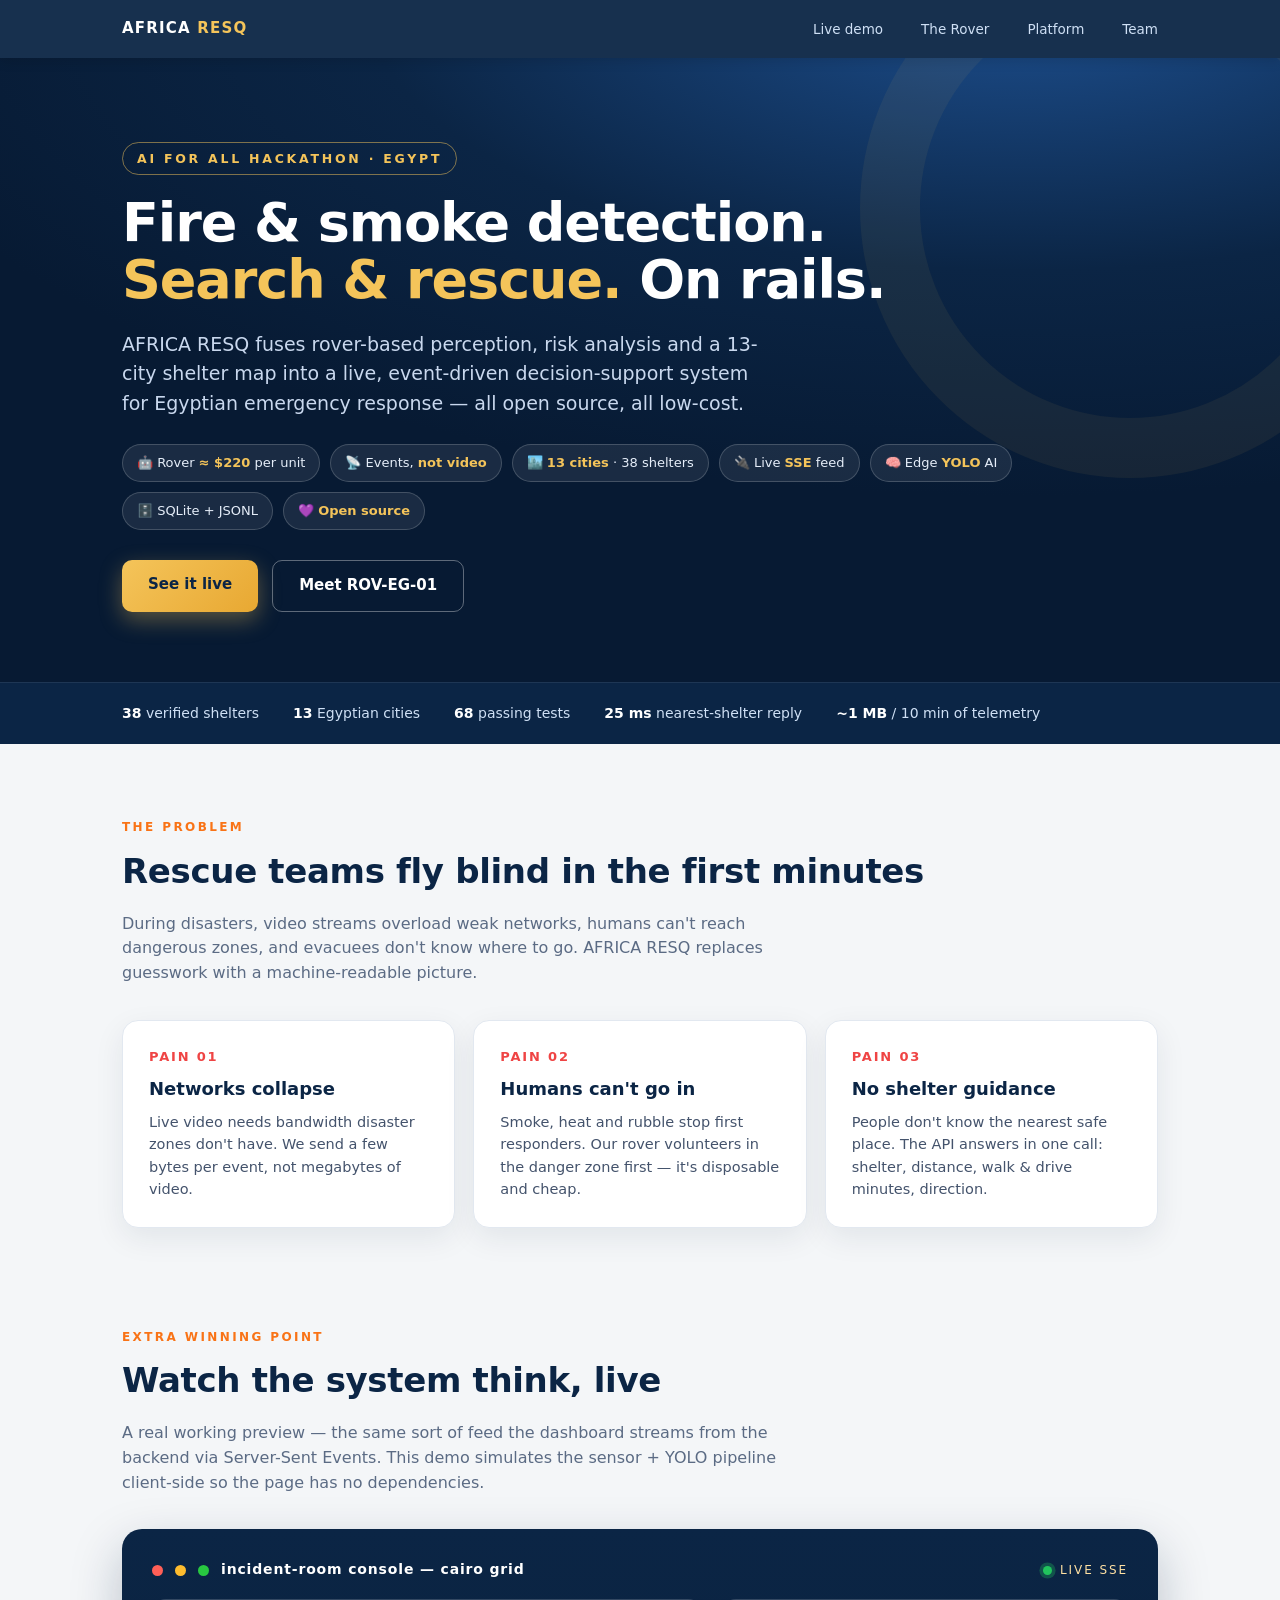
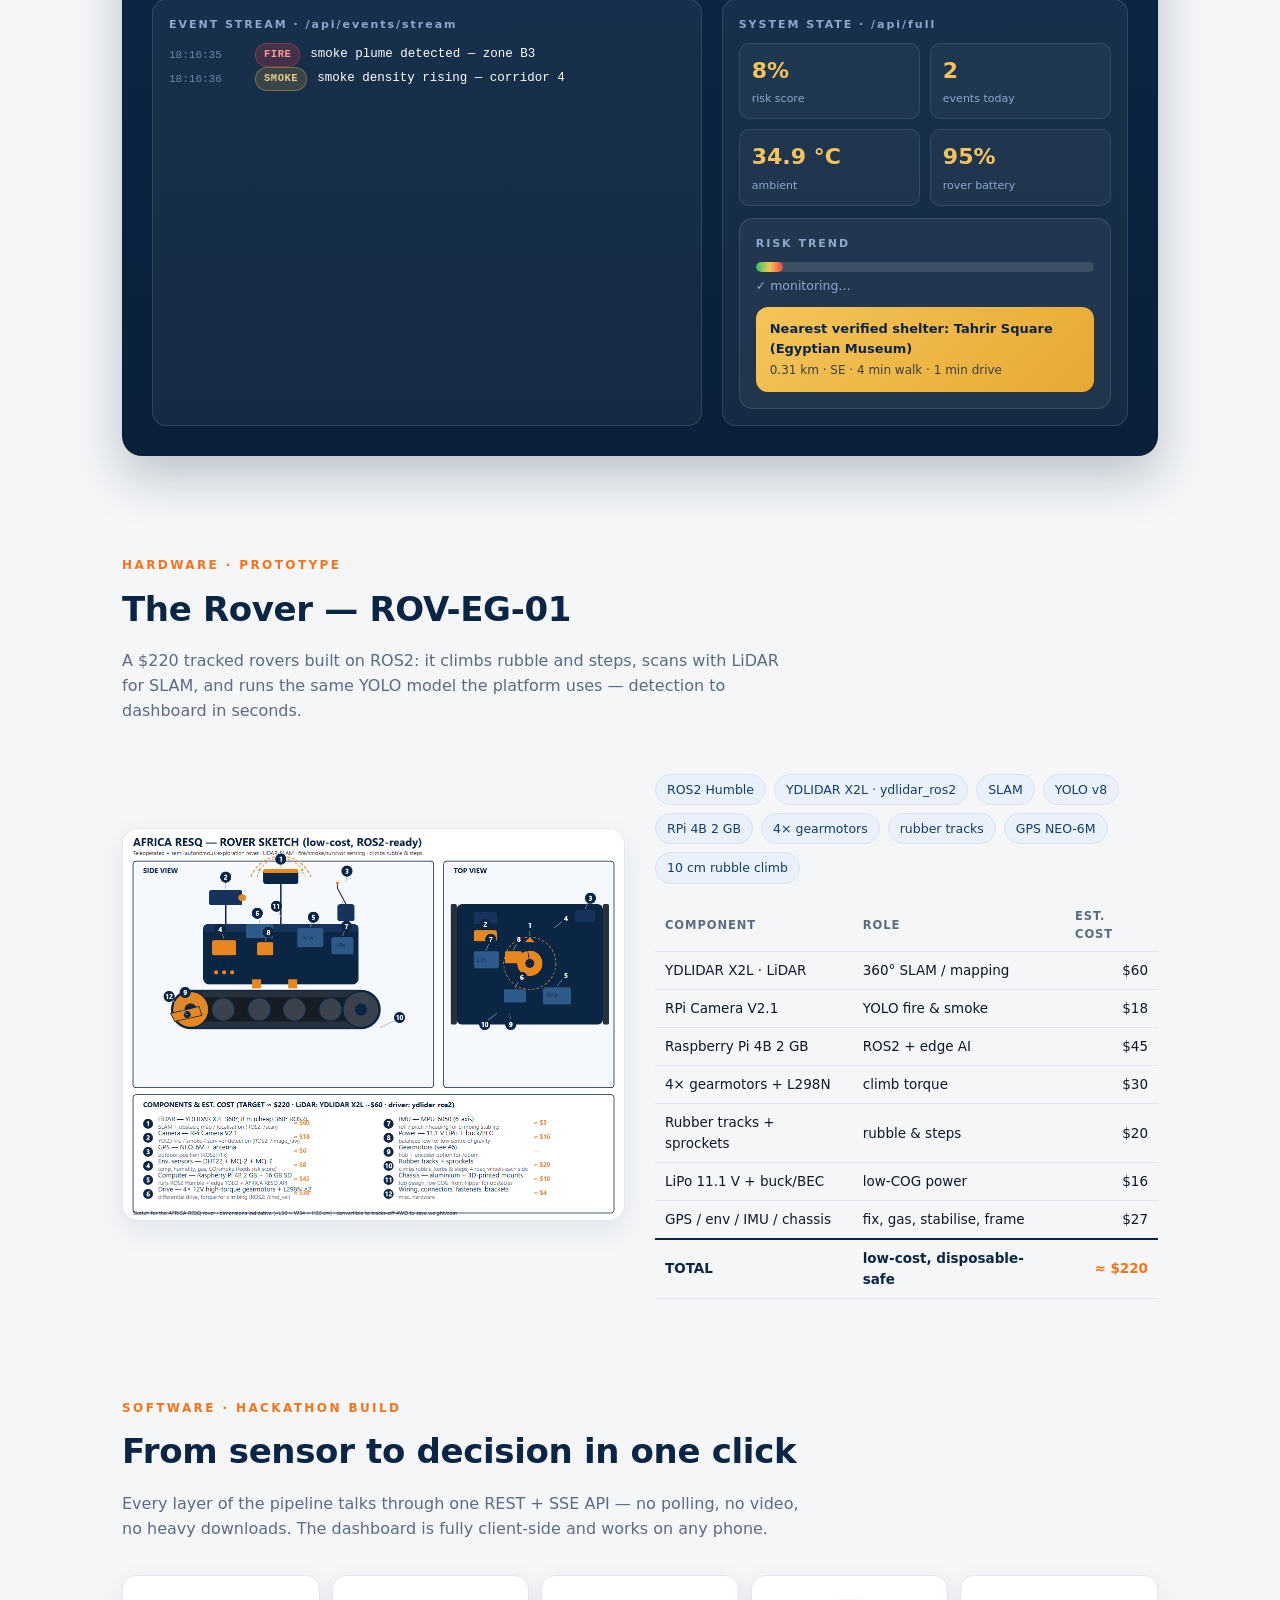
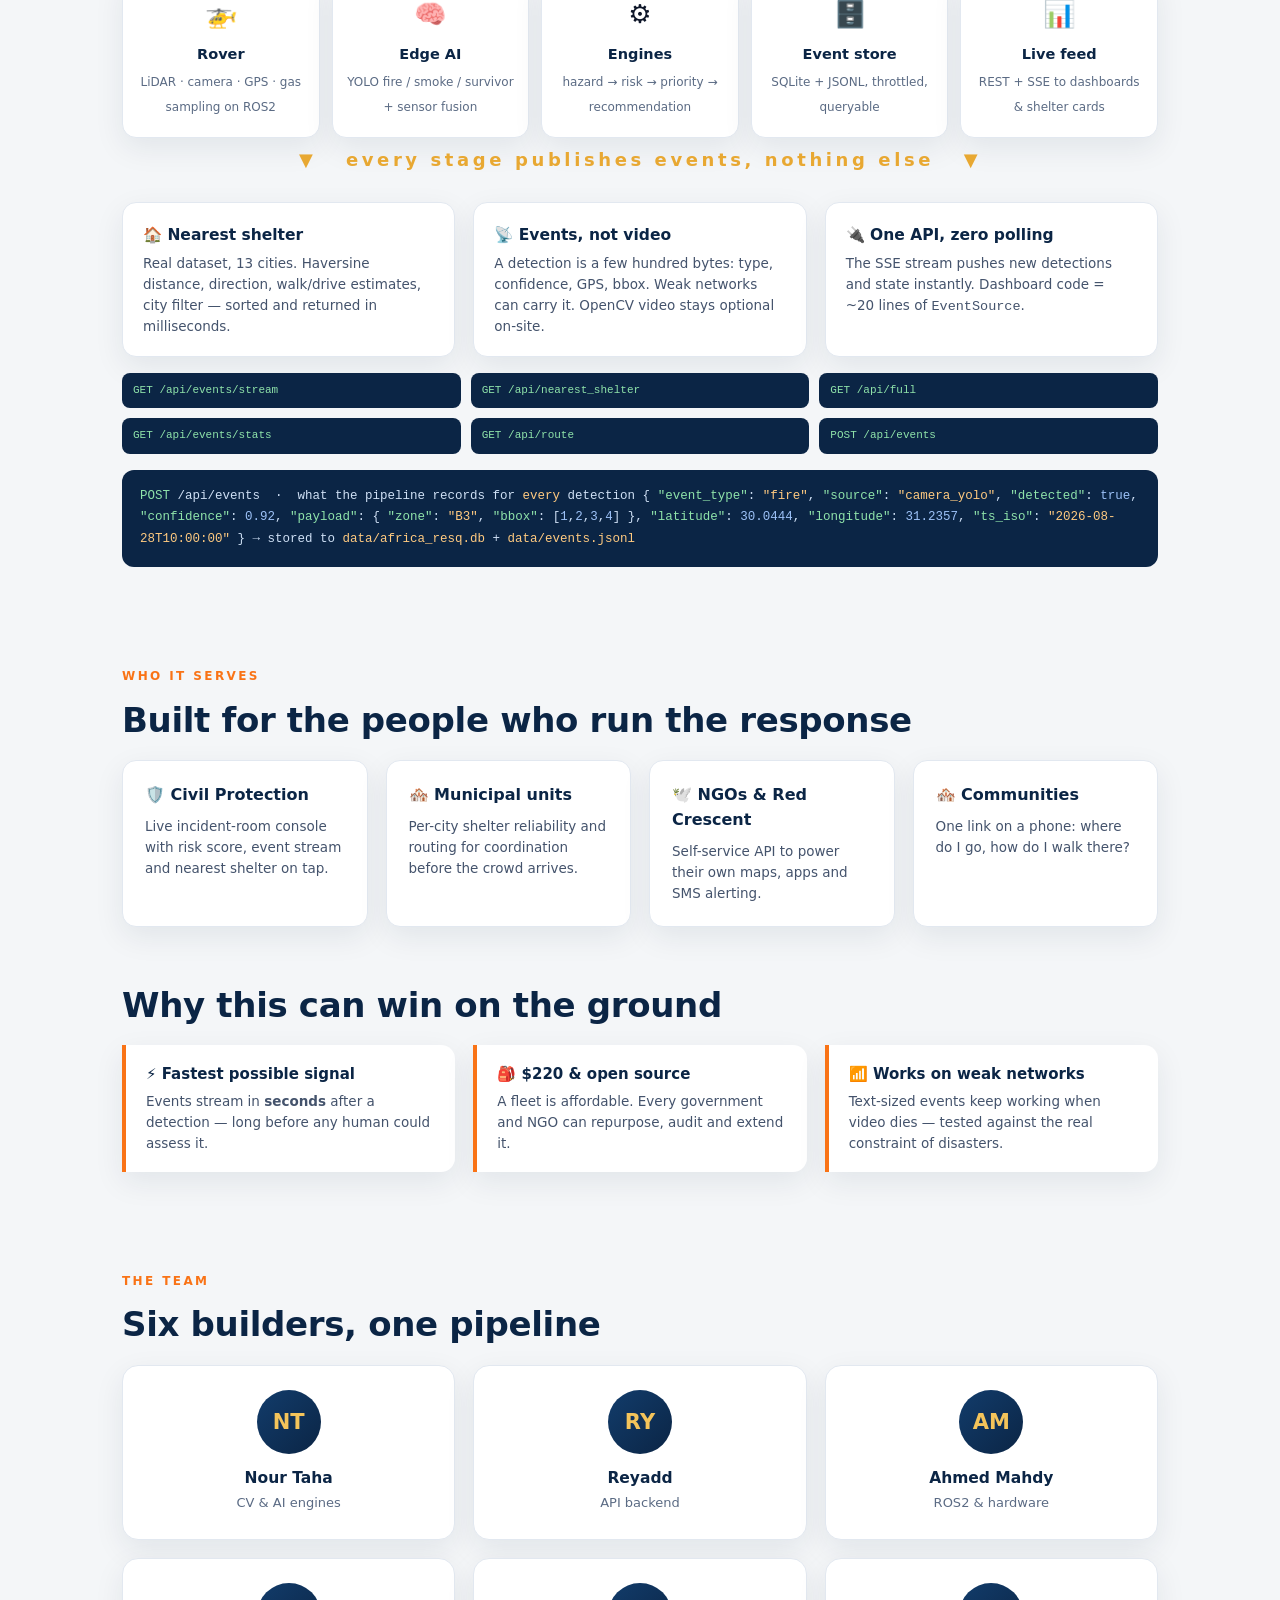
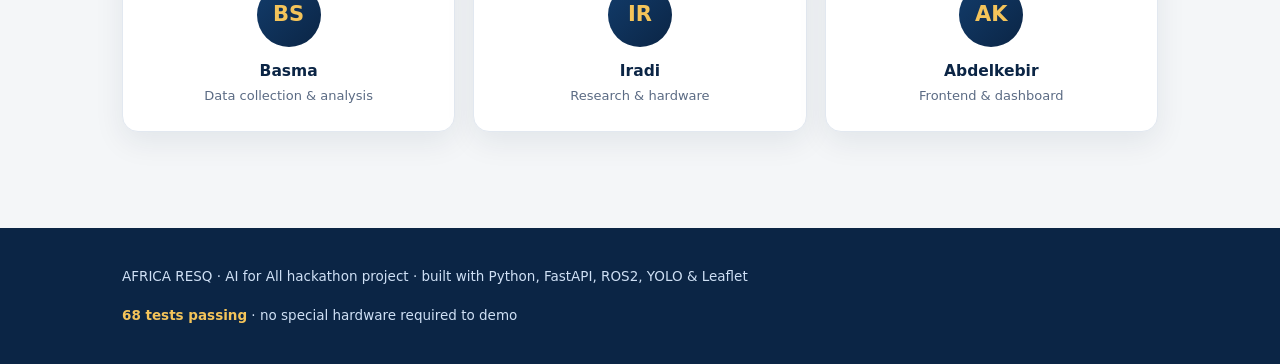
<file: design/africa-resq.html>
<!doctype html>
<html lang="en">
<head>
<meta charset="utf-8">
<meta name="viewport" content="width=device-width, initial-scale=1">
<title>AFRICA RESQ — AI Fire &amp; Smoke Detection &amp; Search-and-Rescue</title>
<meta property="og:type" content="website">
<meta property="og:site_name" content="AFRICA RESQ">
<meta property="og:title" content="AFRICA RESQ — AI Fire &amp; Smoke Detection &amp; Search-and-Rescue">
<meta property="og:description" content="Rover-based perception, risk analysis and a 13-city shelter map in one event-driven decision-support system for Egyptian emergency response. ~$220 rover · events not video · open source.">
<meta property="og:image" content="https://raw.githubusercontent.com/nour000304/AFRICA-RESQ/main/dashboard/og.jpg">
<meta property="og:image:width" content="1200">
<meta property="og:image:height" content="590">
<meta name="twitter:card" content="summary_large_image">
<meta name="twitter:title" content="AFRICA RESQ — AI Fire &amp; Smoke Detection &amp; Search-and-Rescue">
<meta name="twitter:description" content="Rover-based perception, risk analysis and a 13-city shelter map in one event-driven decision-support system for Egyptian emergency response.">
<meta name="twitter:image" content="https://raw.githubusercontent.com/nour000304/AFRICA-RESQ/main/dashboard/og.jpg">
<style>
  :root{
    --navy:#0B2545;
    --navy2:#123c6b;
    --gold:#F4C45A;
    --gold2:#e8a832;
    --orange:#f97316;
    --red:#ef4444;
    --ink:#0f172a;
    --muted:#5b6b84;
    --bg:#f4f6f8;
    --line:#e2e8f0;
    --card:#ffffff;
    --ok:#22c55e;
    --shadow:0 10px 30px rgba(11,37,69,.08);
  }
  *{box-sizing:border-box;margin:0;padding:0}
  html{scroll-behavior:smooth}
  body{font-family:'Segoe UI',system-ui,-apple-system,Roboto,Arial,sans-serif;background:var(--bg);color:var(--ink);line-height:1.55}
  a{color:inherit;text-decoration:none}
  .wrap{max-width:1080px;margin:0 auto;padding:0 22px}

  /* ---------- nav ---------- */
  nav{position:sticky;top:0;z-index:50;background:rgba(11,37,69,.95);backdrop-filter:blur(6px);
      color:#fff;box-shadow:0 2px 12px rgba(0,0,0,.15)}
  nav .wrap{display:flex;align-items:center;gap:22px;height:58px}
  nav .brand{font-weight:700;letter-spacing:.08em;font-size:15px}
  nav .brand b{color:var(--gold)}
  nav a.lk{margin-left:auto;color:#cfe0f5;font-size:13.5px}
  nav a.lk+ a.lk{margin-left:16px}
  nav a.lk:hover{color:var(--gold)}

  /* ---------- hero ---------- */
  .hero{background:radial-gradient(1200px 500px at 80% -10%,#1d4f8f 0%,var(--navy) 55%,#071a33 100%);
        color:#fff;position:relative;overflow:hidden}
  .hero .wrap{padding:84px 22px 70px;position:relative;z-index:2}
  .hero:after{content:"";position:absolute;right:-120px;top:-120px;width:420px;height:420px;
        border-radius:50%;border:60px solid rgba(244,196,90,.06)}
  .kicker{display:inline-block;color:var(--gold);font-weight:700;letter-spacing:.22em;font-size:12.5px;
        border:1px solid rgba(244,196,90,.5);padding:6px 14px;border-radius:999px;margin-bottom:20px}
  .hero h1{font-size:54px;line-height:1.04;letter-spacing:-.02em;font-weight:800}
  .hero h1 .gold{color:var(--gold)}
  .hero p.lead{font-size:19px;color:#c9d8ee;max-width:640px;margin:22px 0 26px}
  .badges{display:flex;flex-wrap:wrap;gap:10px}
  .badges span{background:rgba(255,255,255,.08);border:1px solid rgba(255,255,255,.18);
        padding:8px 14px;border-radius:999px;font-size:13px;color:#e6eef9}
  .badges span b{color:var(--gold);font-weight:700}
  .hero .cta{margin-top:30px;display:flex;gap:14px;flex-wrap:wrap}
  .btn{display:inline-block;padding:13px 26px;border-radius:10px;font-weight:700;font-size:15px}
  .btn.gold{background:linear-gradient(135deg,var(--gold),var(--gold2));color:var(--navy);box-shadow:0 8px 22px rgba(244,196,90,.35)}
  .btn.ghost{border:1.5px solid rgba(255,255,255,.35);color:#fff}
  .hero-strip{background:var(--navy);border-top:1px solid rgba(255,255,255,.08);color:#cfe0f5}
  .hero-strip .wrap{display:flex;gap:34px;flex-wrap:wrap;padding:20px 22px;font-size:14px}
  .hero-strip b{color:#fff}

  /* ---------- sections ---------- */
  section{padding:74px 0 26px}
  .sec-tag{color:var(--orange);letter-spacing:.2em;font-weight:800;font-size:12px;text-transform:uppercase}
  h2{font-size:34px;letter-spacing:-.01em;color:var(--navy);margin:8px 0 14px;font-weight:800}
  .sec-sub{color:var(--muted);max-width:680px;margin-bottom:34px}

  /* problem */
  .pains{display:grid;grid-template-columns:repeat(3,1fr);gap:18px}
  .pain{background:var(--card);border:1px solid var(--line);border-radius:16px;padding:26px;box-shadow:var(--shadow)}
  .pain .ix{color:var(--red);font-weight:800;font-size:13px;letter-spacing:.14em}
  .pain h3{margin:8px 0 8px;color:var(--navy);font-size:18px}
  .pain p{font-size:14.5px;color:#44536c}

  /* live demo */
  .demo{background:linear-gradient(180deg,var(--navy) 0%,#0a2038 100%);border-radius:20px;
        padding:30px;color:#fff;box-shadow:0 20px 50px rgba(11,37,69,.25)}
  .demo-top{display:flex;align-items:center;gap:12px;margin-bottom:18px}
  .dot{width:11px;height:11px;border-radius:50%;display:inline-block}
  .dot.red{background:#ff5f57}.dot.yel{background:#febc2e}.dot.grn{background:#28c840}
  .demo-top .t{font-weight:700;letter-spacing:.06em;font-size:14px}
  .demo-top .live{margin-left:auto;display:flex;align-items:center;gap:8px;font-size:12px;color:#ffe1a3;letter-spacing:.16em}
  .live .pulse{width:9px;height:9px;border-radius:50%;background:var(--ok);margin-top:1px}
  .live .pulse::after{content:"";display:block;width:9px;height:9px;border-radius:50%;background:rgba(34,197,94,.6);transform:scale(1.8);opacity:.5}
  .demo-grid{display:grid;grid-template-columns:1.15fr .85fr;gap:20px}
  .panel{background:rgba(255,255,255,.05);border:1px solid rgba(255,255,255,.12);border-radius:14px;padding:16px}
  .panel h4{font-size:11px;letter-spacing:.18em;color:#8fa8cc;margin-bottom:10px;font-weight:700}
  .console{font-family:Consolas,'Cascadia Mono',monospace;font-size:12.5px;line-height:1.9;height:250px;overflow:hidden}
  .console .row{display:flex;gap:10px;align-items:center;animation:fadein .25s ease}
  .console .mt{color:#6c86a9;font-size:11px;min-width:76px}
  .tag{font-size:10.5px;font-weight:700;padding:1px 8px;border-radius:999px;letter-spacing:.05em;flex:none}
  .tag.fire{background:rgba(239,68,68,.2);color:#ff9b8e;border:1px solid rgba(239,68,68,.4)}
  .tag.smoke{background:rgba(217,177,64,.18);color:#e8cd86;border:1px solid rgba(217,177,64,.4)}
  .tag.sur{background:rgba(34,197,94,.16);color:#8be0ab;border:1px solid rgba(34,197,94,.4)}
  .tag.tele{background:rgba(96,165,250,.14);color:#9dc2f8;border:1px solid rgba(96,165,250,.4)}
  .stat-cols{display:grid;grid-template-columns:1fr 1fr;gap:10px;margin-bottom:12px;font-size:13px}
  .stat{border:1px solid rgba(255,255,255,.1);border-radius:10px;padding:10px 12px;background:rgba(255,255,255,.04)}
  .stat b{display:block;font-size:22px;color:var(--gold)}
  .stat span{color:#8fa8cc;font-size:11px}
  .riskbar{height:10px;border-radius:99px;background:rgba(255,255,255,.12);overflow:hidden;margin:6px 0 4px}
  .riskbar i{display:block;height:100%;border-radius:99px;width:8%;transition:width .4s ease;background:linear-gradient(90deg,var(--ok),var(--gold),var(--red))}
  .shelter{background:linear-gradient(135deg,var(--gold),var(--gold2));color:var(--navy);
        border-radius:12px;padding:12px 14px;margin-top:12px;font-size:13px;font-weight:700}
  .shelter span{display:block;font-weight:400;font-size:12px;opacity:.8;margin-top:2px}

  /* rover */
  .rover{display:grid;grid-template-columns:1fr 1fr;gap:30px;align-items:center}
  .rover img{width:100%;border:1px solid var(--line);border-radius:16px;box-shadow:var(--shadow);background:#fff}
  .chips{display:flex;flex-wrap:wrap;gap:8px;margin:16px 0}
  .chips span{background:#eaf1fb;color:var(--navy2);font-size:12.5px;padding:5px 11px;border-radius:999px;border:1px solid #d5e3f5}
  .bom{width:100%;border-collapse:collapse;font-size:13.5px}
  .bom th,.bom td{text-align:left;padding:8px 10px;border-bottom:1px solid var(--line)}
  .bom th{color:var(--muted);font-size:11.5px;letter-spacing:.08em;text-transform:uppercase}
  .bom td.c{text-align:right;font-variant-numeric:tabular-nums}
  .bom tr.total td{border-top:2px solid var(--navy);font-weight:800;color:var(--navy)}
  .bom tr.total td.c{color:var(--orange)}

  /* pipeline */
  .pipe{display:grid;grid-template-columns:repeat(5,1fr);gap:12px;margin:30px 0 8px}
  .stage{background:var(--card);border:1px solid var(--line);border-radius:14px;padding:18px 14px;text-align:center;box-shadow:var(--shadow)}
  .stage .ic{font-size:26px}
  .stage b{display:block;margin:8px 0 4px;color:var(--navy);font-size:14.5px}
  .stage span{font-size:12px;color:var(--muted)}
  .pipe-arrow{text-align:center;color:var(--gold2);font-weight:700;font-size:18px;margin:4px 0 18px;letter-spacing:.2em}
  .cards{display:grid;grid-template-columns:repeat(3,1fr);gap:18px;margin-top:28px}
  .mini{background:var(--card);border:1px solid var(--line);border-radius:14px;padding:20px;box-shadow:var(--shadow)}
  .mini h4{color:var(--navy);font-size:15.5px;margin-bottom:6px;display:flex;gap:8px;align-items:center}
  .mini p{font-size:13.5px;color:#44536c}
  .endpts{display:grid;grid-template-columns:repeat(3,1fr);gap:10px;margin-top:16px}
  .ep{font-family:Consolas,monospace;font-size:11px;background:#0b2545;color:#8fe3aa;
        padding:9px 11px;border-radius:8px;overflow:hidden;text-overflow:ellipsis;white-space:nowrap}
  code.ev{display:block;background:#0b2545;color:#cfe0f5;border-radius:12px;padding:16px 18px;
        font-family:Consolas,monospace;font-size:12.5px;line-height:1.75;margin-top:16px;overflow-x:auto}
  code.ev .k{color:#8fe3aa} code.ev .s{color:#ffca80} code.ev .n{color:#9dc2f8}

  /* who it serves / impact */
  .grid4{display:grid;grid-template-columns:repeat(4,1fr);gap:18px}
  .grid3{display:grid;grid-template-columns:repeat(3,1fr);gap:18px}
  .who{background:var(--card);border:1px solid var(--line);border-radius:14px;padding:22px;box-shadow:var(--shadow)}
  .who h3{color:var(--navy);font-size:16px;margin-bottom:8px}
  .who p{font-size:13.5px;color:#44536c}
  .impact{border-left:4px solid var(--orange);background:var(--card);border-radius:0 14px 14px 0;
        padding:18px 20px;box-shadow:var(--shadow)}
  .impact h3{color:var(--navy);font-size:15px;margin-bottom:4px}
  .impact p{font-size:13.5px;color:#44536c}

  /* team */
  .team{display:grid;grid-template-columns:repeat(3,1fr);gap:18px}
  .member{background:var(--card);border:1px solid var(--line);border-radius:16px;padding:24px;text-align:center;box-shadow:var(--shadow)}
  .avatar{width:64px;height:64px;border-radius:50%;background:linear-gradient(135deg,var(--navy2),var(--navy));
        color:var(--gold);font-weight:800;font-size:21px;display:flex;align-items:center;justify-content:center;margin:0 auto 12px}
  .member b{color:var(--navy);font-size:15.5px;display:block}
  .member span{font-size:13px;color:var(--muted)}

  /* footer */
  footer{background:var(--navy);color:#9db4d0;margin-top:70px;padding:38px 0}
  footer .wrap{display:flex;justify-content:space-between;gap:18px;flex-wrap:wrap;font-size:13.5px;color:#cfe0f5}
  footer .gold{color:var(--gold);font-weight:700}

  @keyframes fadein{from{opacity:0;transform:translateY(4px)}to{opacity:1;transform:none}}
  @media (max-width:900px){
    .rover,.demo-grid{grid-template-columns:1fr}
    .pains,.cards,.grid3,.grid4,.team{grid-template-columns:1fr}
    .endpts{grid-template-columns:1fr}
    .pipe{grid-template-columns:1fr}
    .hero h1{font-size:38px}
  }
</style>
</head>
<body>

<nav>
  <div class="wrap">
    <div class="brand">AFRICA <b>RESQ</b></div>
    <a class="lk" href="#live">Live demo</a>
    <a class="lk" href="#rover">The Rover</a>
    <a class="lk" href="#platform">Platform</a>
    <a class="lk" href="#team">Team</a>
  </div>
</nav>

<header class="hero">
  <div class="wrap">
    <span class="kicker">AI FOR ALL HACKATHON · EGYPT</span>
    <h1>Fire &amp; smoke detection.<br><span class="gold">Search &amp; rescue.</span> On rails.</h1>
    <p class="lead">AFRICA RESQ fuses rover-based perception, risk analysis and a 13-city shelter map into a live, event-driven decision-support system for Egyptian emergency response — all open source, all low-cost.</p>
    <div class="badges">
      <span>🤖 Rover <b>≈ $220</b> per unit</span>
      <span>📡 Events, <b>not video</b></span>
      <span>🏙️ <b>13 cities</b> · 38 shelters</span>
      <span>🔌 Live <b>SSE</b> feed</span>
      <span>🧠 Edge <b>YOLO</b> AI</span>
      <span>🗄️ SQLite + JSONL</span>
      <span>💜 <b>Open source</b></span>
    </div>
    <div class="cta">
      <a class="btn gold" href="#live">See it live</a>
      <a class="btn ghost" href="#rover">Meet ROV-EG-01</a>
    </div>
  </div>
</header>

<div class="hero-strip">
  <div class="wrap">
    <div><b>38</b> verified shelters</div>
    <div><b>13</b> Egyptian cities</div>
    <div><b>68</b> passing tests</div>
    <div><b>25 ms</b> nearest-shelter reply</div>
    <div><b>~1&nbsp;MB</b> / 10 min of telemetry</div>
  </div>
</div>

<!-- problem -->
<section id="problem">
  <div class="wrap">
    <div class="sec-tag">The problem</div>
    <h2>Rescue teams fly blind in the first minutes</h2>
    <p class="sec-sub">During disasters, video streams overload weak networks, humans can't reach dangerous zones, and evacuees don't know where to go. AFRICA RESQ replaces guesswork with a machine-readable picture.</p>
    <div class="pains">
      <div class="pain"><div class="ix">PAIN 01</div><h3>Networks collapse</h3><p>Live video needs bandwidth disaster zones don't have. We send a few bytes per event, not megabytes of video.</p></div>
      <div class="pain"><div class="ix">PAIN 02</div><h3>Humans can't go in</h3><p>Smoke, heat and rubble stop first responders. Our rover volunteers in the danger zone first — it's disposable and cheap.</p></div>
      <div class="pain"><div class="ix">PAIN 03</div><h3>No shelter guidance</h3><p>People don't know the nearest safe place. The API answers in one call: shelter, distance, walk &amp; drive minutes, direction.</p></div>
    </div>
  </div>
</section>

<!-- live demo -->
<section id="live">
  <div class="wrap">
    <div class="sec-tag">Extra winning point</div>
    <h2>Watch the system think, live</h2>
    <p class="sec-sub">A real working preview — the same sort of feed the dashboard streams from the backend via Server-Sent Events. This demo simulates the sensor + YOLO pipeline client-side so the page has no dependencies.</p>

    <div class="demo">
      <div class="demo-top">
        <span class="dot red"></span><span class="dot yel"></span><span class="dot grn"></span>
        <span class="t">incident-room console — cairo grid</span>
        <span class="live"><span class="pulse"></span>LIVE SSE</span>
      </div>
      <div class="demo-grid">
        <div class="panel">
          <h4>EVENT STREAM · /api/events/stream</h4>
          <div class="console" id="console"></div>
        </div>
        <div class="panel">
          <h4>SYSTEM STATE · /api/full</h4>
          <div class="stat-cols">
            <div class="stat"><b id="sRisk">8%</b><span>risk score</span></div>
            <div class="stat"><b id="sEvents">0</b><span>events today</span></div>
            <div class="stat"><b id="sTemp">37.2 °C</b><span>ambient</span></div>
            <div class="stat"><b id="sBat">96%</b><span>rover battery</span></div>
          </div>
          <div class="panel">
            <h4>RISK TREND</h4>
            <div class="riskbar"><i id="riskFill"></i></div>
            <div id="riskNote" style="font-size:12.5px;color:#8fa8cc">monitoring…</div>
            <div class="shelter" id="shelterCard">Nearest verified shelter: <b>Tahrir Square (Egyptian Museum)</b><span>0.31 km · SE · 4 min walk · 1 min drive</span></div>
          </div>
        </div>
      </div>
    </div>
  </div>
</section>

<!-- rover -->
<section id="rover">
  <div class="wrap">
    <div class="sec-tag">Hardware · prototype</div>
    <h2>The Rover — ROV-EG-01</h2>
    <p class="sec-sub">A $220 tracked rovers built on ROS2: it climbs rubble and steps, scans with LiDAR for SLAM, and runs the same YOLO model the platform uses — detection to dashboard in seconds.</p>
    <div class="rover">
      <div>
        <img src="[data-uri]" alt="ROV-EG-01 rover sketch — side and top views with numbered parts">
      </div>
      <div>
        <div class="chips">
          <span>ROS2 Humble</span><span>YDLIDAR X2L · ydlidar_ros2</span><span>SLAM</span>
          <span>YOLO v8</span><span>RPi 4B 2 GB</span><span>4× gearmotors</span>
          <span>rubber tracks</span><span>GPS NEO-6M</span><span>10 cm rubble climb</span>
        </div>
        <table class="bom">
          <tr><th>Component</th><th>Role</th><th class="c">Est. cost</th></tr>
          <tr><td>YDLIDAR X2L · LiDAR</td><td>360° SLAM / mapping</td><td class="c">$60</td></tr>
          <tr><td>RPi Camera V2.1</td><td>YOLO fire &amp; smoke</td><td class="c">$18</td></tr>
          <tr><td>Raspberry Pi 4B 2 GB</td><td>ROS2 + edge AI</td><td class="c">$45</td></tr>
          <tr><td>4× gearmotors + L298N</td><td>climb torque</td><td class="c">$30</td></tr>
          <tr><td>Rubber tracks + sprockets</td><td>rubble &amp; steps</td><td class="c">$20</td></tr>
          <tr><td>LiPo 11.1 V + buck/BEC</td><td>low-COG power</td><td class="c">$16</td></tr>
          <tr><td>GPS / env / IMU / chassis</td><td>fix, gas, stabilise, frame</td><td class="c">$27</td></tr>
          <tr class="total"><td>TOTAL</td><td>low-cost, disposable-safe</td><td class="c">≈ $220</td></tr>
        </table>
      </div>
    </div>
  </div>
</section>

<!-- platform -->
<section id="platform">
  <div class="wrap">
    <div class="sec-tag">Software · hackathon build</div>
    <h2>From sensor to decision in one click</h2>
    <p class="sec-sub">Every layer of the pipeline talks through one REST + SSE API — no polling, no video, no heavy downloads. The dashboard is fully client-side and works on any phone.</p>

    <div class="pipe">
      <div class="stage"><div class="ic">🚁</div><b>Rover</b><span>LiDAR · camera · GPS · gas sampling on ROS2</span></div>
      <div class="stage"><div class="ic">🧠</div><b>Edge AI</b><span>YOLO fire / smoke / survivor + sensor fusion</span></div>
      <div class="stage"><div class="ic">⚙️</div><b>Engines</b><span>hazard → risk → priority → recommendation</span></div>
      <div class="stage"><div class="ic">🗄️</div><b>Event store</b><span>SQLite + JSONL, throttled, queryable</span></div>
      <div class="stage"><div class="ic">📊</div><b>Live feed</b><span>REST + SSE to dashboards &amp; shelter cards</span></div>
    </div>
    <div class="pipe-arrow">▼ &nbsp; every stage publishes events, nothing else &nbsp; ▼</div>

    <div class="cards">
      <div class="mini">
        <h4>🏠 Nearest shelter</h4>
        <p>Real dataset, 13 cities. Haversine distance, direction, walk/drive estimates, city filter — sorted and returned in milliseconds.</p>
      </div>
      <div class="mini">
        <h4>📡 Events, not video</h4>
        <p>A detection is a few hundred bytes: type, confidence, GPS, bbox. Weak networks can carry it. OpenCV video stays optional on-site.</p>
      </div>
      <div class="mini">
        <h4>🔌 One API, zero polling</h4>
        <p>The SSE stream pushes new detections and state instantly. Dashboard code = ~20 lines of <code>EventSource</code>.</p>
      </div>
    </div>

    <div class="endpts">
      <div class="ep">GET  /api/events/stream</div>
      <div class="ep">GET  /api/nearest_shelter</div>
      <div class="ep">GET  /api/full</div>
      <div class="ep">GET  /api/events/stats</div>
      <div class="ep">GET  /api/route</div>
      <div class="ep">POST /api/events</div>
    </div>

    <code class="ev"><span class="k">POST</span> /api/events &nbsp;·&nbsp; what the pipeline records for <span class="s">every</span> detection
{
  <span class="k">"event_type"</span>: <span class="s">"fire"</span>,
  <span class="k">"source"</span>: <span class="s">"camera_yolo"</span>,
  <span class="k">"detected"</span>: <span class="n">true</span>,
  <span class="k">"confidence"</span>: <span class="n">0.92</span>,
  <span class="k">"payload"</span>: { <span class="k">"zone"</span>: <span class="s">"B3"</span>, <span class="k">"bbox"</span>: [<span class="n">1</span>,<span class="n">2</span>,<span class="n">3</span>,<span class="n">4</span>] },
  <span class="k">"latitude"</span>: <span class="n">30.0444</span>, <span class="k">"longitude"</span>: <span class="n">31.2357</span>,
  <span class="k">"ts_iso"</span>: <span class="s">"2026-08-28T10:00:00"</span>
}   →  stored to <span class="s">data/africa_resq.db</span> + <span class="s">data/events.jsonl</span></code>
  </div>
</section>

<!-- who it serves -->
<section id="audience">
  <div class="wrap">
    <div class="sec-tag">Who it serves</div>
    <h2>Built for the people who run the response</h2>
    <div class="grid4">
      <div class="who"><h3>🛡️ Civil Protection</h3><p>Live incident-room console with risk score, event stream and nearest shelter on tap.</p></div>
      <div class="who"><h3>🏘️ Municipal units</h3><p>Per-city shelter reliability and routing for coordination before the crowd arrives.</p></div>
      <div class="who"><h3>🕊️ NGOs &amp; Red Crescent</h3><p>Self-service API to power their own maps, apps and SMS alerting.</p></div>
      <div class="who"><h3>🏘️ Communities</h3><p>One link on a phone: where do I go, how do I walk there?</p></div>
    </div>
    <h2 style="margin-top:52px">Why this can win on the ground</h2>
    <div class="grid3">
      <div class="impact"><h3>⚡ Fastest possible signal</h3><p>Events stream in <b>seconds</b> after a detection — long before any human could assess it.</p></div>
      <div class="impact"><h3>🎒 $220 &amp; open source</h3><p>A fleet is affordable. Every government and NGO can repurpose, audit and extend it.</p></div>
      <div class="impact"><h3>📶 Works on weak networks</h3><p>Text-sized events keep working when video dies — tested against the real constraint of disasters.</p></div>
    </div>
  </div>
</section>

<!-- team -->
<section id="team">
  <div class="wrap">
    <div class="sec-tag">The team</div>
    <h2>Six builders, one pipeline</h2>
    <div class="team">
      <div class="member"><div class="avatar">NT</div><b>Nour Taha</b><span>CV &amp; AI engines</span></div>
      <div class="member"><div class="avatar">RY</div><b>Reyadd</b><span>API backend</span></div>
      <div class="member"><div class="avatar">AM</div><b>Ahmed Mahdy</b><span>ROS2 &amp; hardware</span></div>
      <div class="member"><div class="avatar">BS</div><b>Basma</b><span>Data collection &amp; analysis</span></div>
      <div class="member"><div class="avatar">IR</div><b>Iradi</b><span>Research &amp; hardware</span></div>
      <div class="member"><div class="avatar">AK</div><b>Abdelkebir</b><span>Frontend &amp; dashboard</span></div>
    </div>
  </div>
</section>

<footer>
  <div class="wrap">
    <div>AFRICA RESQ · AI for All hackathon project · built with Python, FastAPI, ROS2, YOLO &amp; Leaflet</div>
    <div><span class="gold">68 tests passing</span> · no special hardware required to demo</div>
  </div>
</footer>

<script>
(function(){
  const consoleEl = document.getElementById('console');
  const rows = [];
  const kinds = [
    {tag:'fire', txt:'smoke plume detected — zone B3', colors:'fire'},
    {tag:'smoke', txt:'smoke density rising — corridor 4', colors:'smoke'},
    {tag:'tele', txt:'temp 41 °C · gas ↑ · wind 14 km/h', colors:'tele'},
    {tag:'sur', txt:'possible survivor — low heat signature', colors:'sur'},
    {tag:'fire', txt:'flame confirmed — confidence 0.92', colors:'fire'},
    {tag:'tele', txt:'battery 96% · GPS 30.0444, 31.2357', colors:'tele'},
    {tag:'smoke', txt:'CO 38 ppm — evacuating sector A1', colors:'smoke'},
    {tag:'sur', txt:'survivor priority P1 — route planned', colors:'sur'},
    {tag:'tele', txt:'rover heading SE · tracks climbing step', colors:'tele'},
    {tag:'fire', txt:'risk re-scored: 8% → 34% · alerting', colors:'fire'}
  ];
  let idx = 0, events = 0, risk = 8;
  const t0 = Date.now();
  function time(){
    const d = new Date(t0 + idx * 1200);
    return d.toTimeString().slice(0,8);
  }
  function addRow(k){
    const row = document.createElement('div');
    row.className = 'row';
    row.innerHTML = '<span class="mt">'+time()+'</span><span class="tag '+k.colors+'">'+k.tag.toUpperCase()+'</span><span>'+k.txt+'</span>';
    consoleEl.appendChild(row);
    while (consoleEl.children.length > 13) consoleEl.removeChild(consoleEl.firstChild);
  }
  function tick(){
    const k = kinds[idx % kinds.length];
    addRow(k);
    events += 1;
    document.getElementById('sEvents').textContent = events;
    document.getElementById('sTemp').textContent = (37.2 + (idx*0.7 % 9) - 3).toFixed(1) + ' °C';
    document.getElementById('sBat').textContent = Math.max(88, 96 - (idx % 12)) + '%';
    if (idx % 4 === 3){
      risk = Math.min(90, risk + 11 + (idx % 5));
      if(risk > 88) risk = 90;
    } else if (idx % 9 === 5) {
      risk = Math.max(8, risk - 14);
    }
    document.getElementById('sRisk').textContent = risk + '%';
    document.getElementById('riskFill').style.width = risk + '%';
    const note = document.getElementById('riskNote');
    if (risk >= 60) note.textContent = '⚠ HIGH RISK · auto-notification sent · rescue route planned';
    else if (risk >= 34) note.textContent = '⚠ elevated risk · authorities alerted · rover re-positioning';
    else note.textContent = '✓ monitoring…';
    idx += 1;
    setTimeout(tick, 1400);
  }
  tick();
})();
</script>
</body>
</html>
</file>
